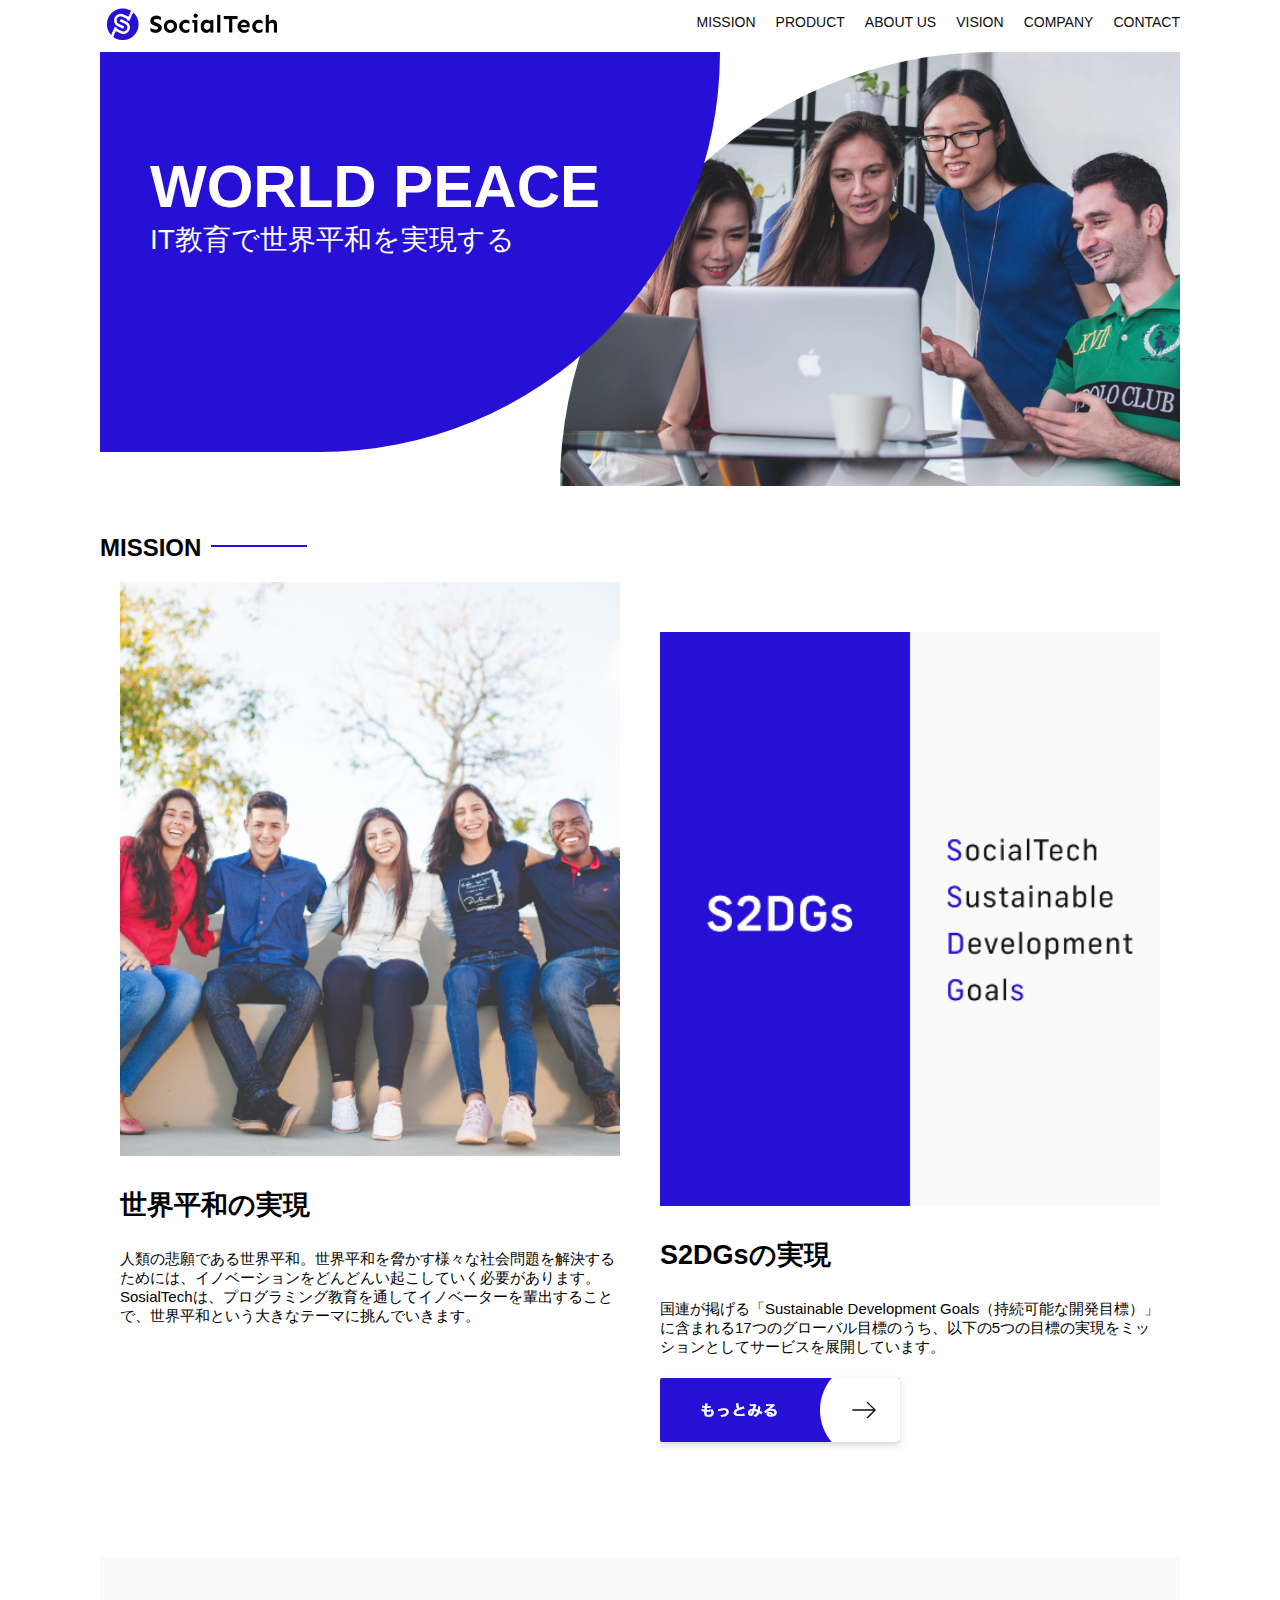
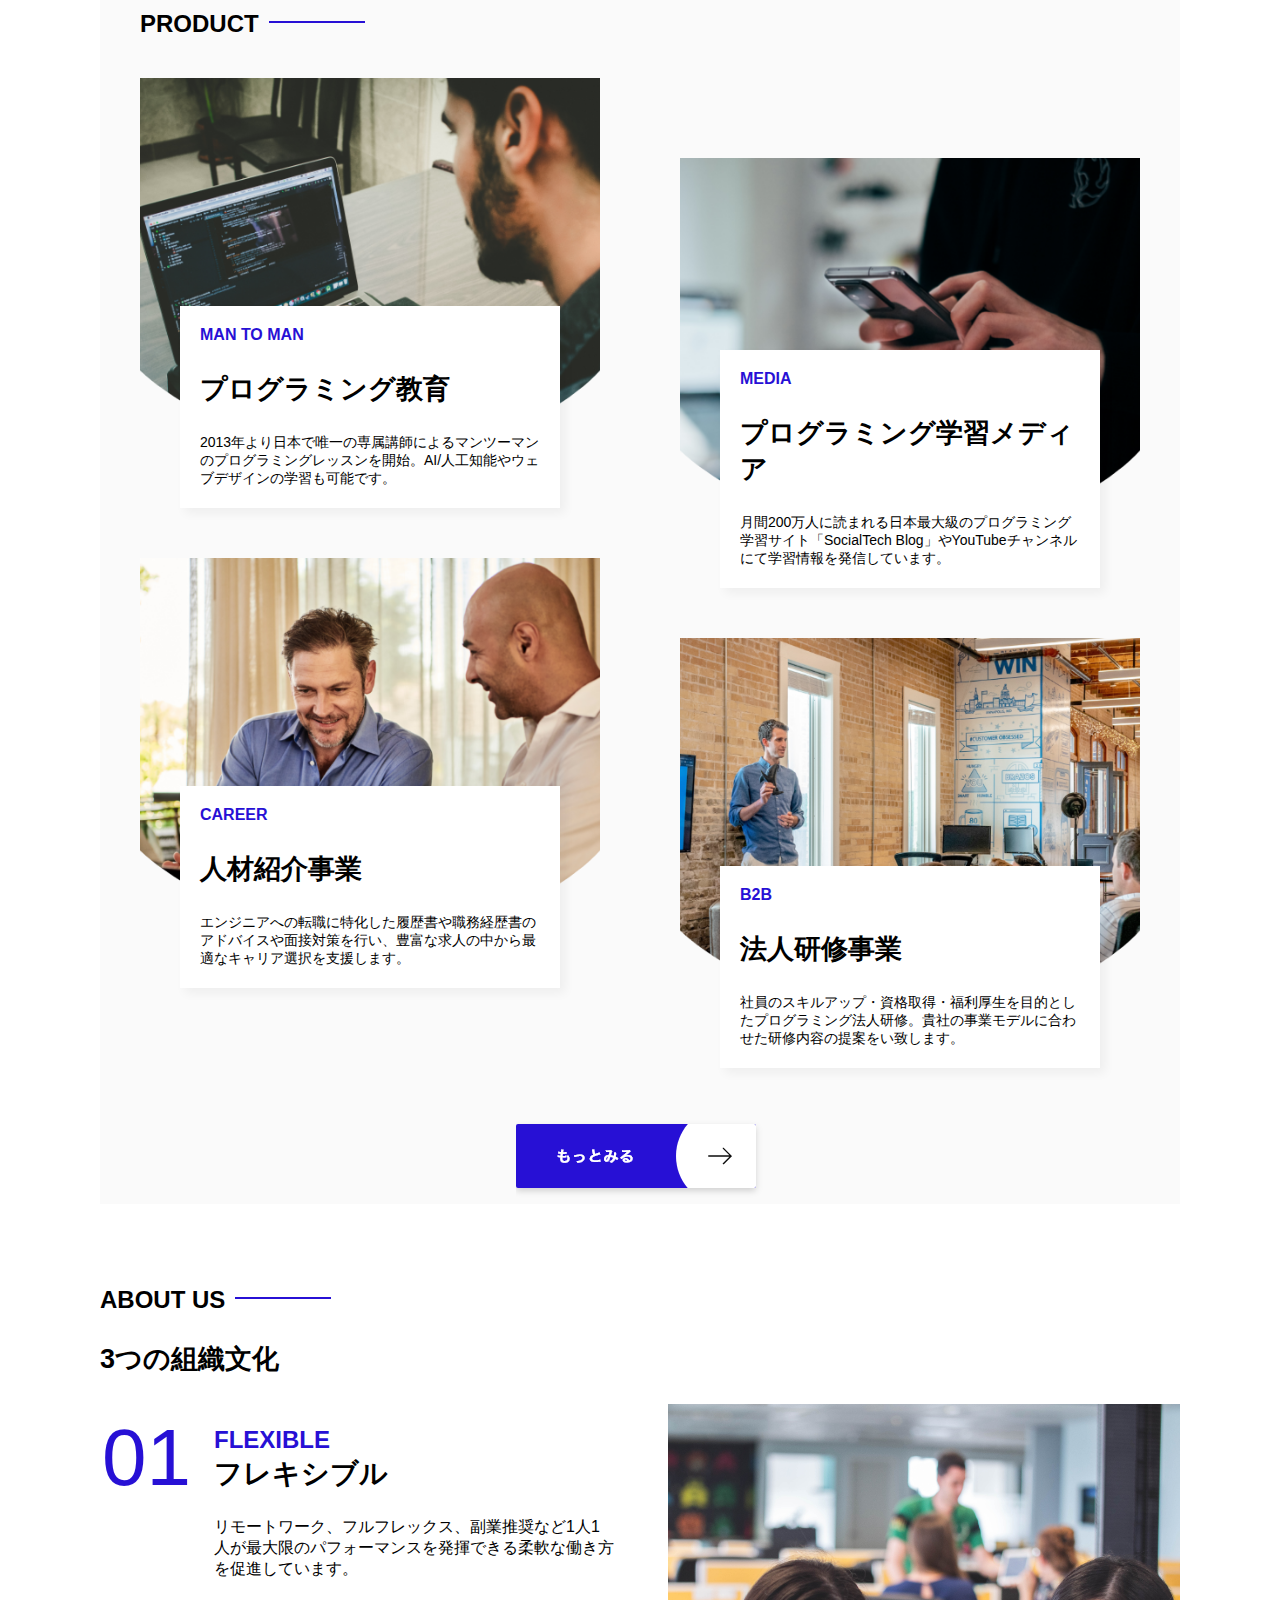
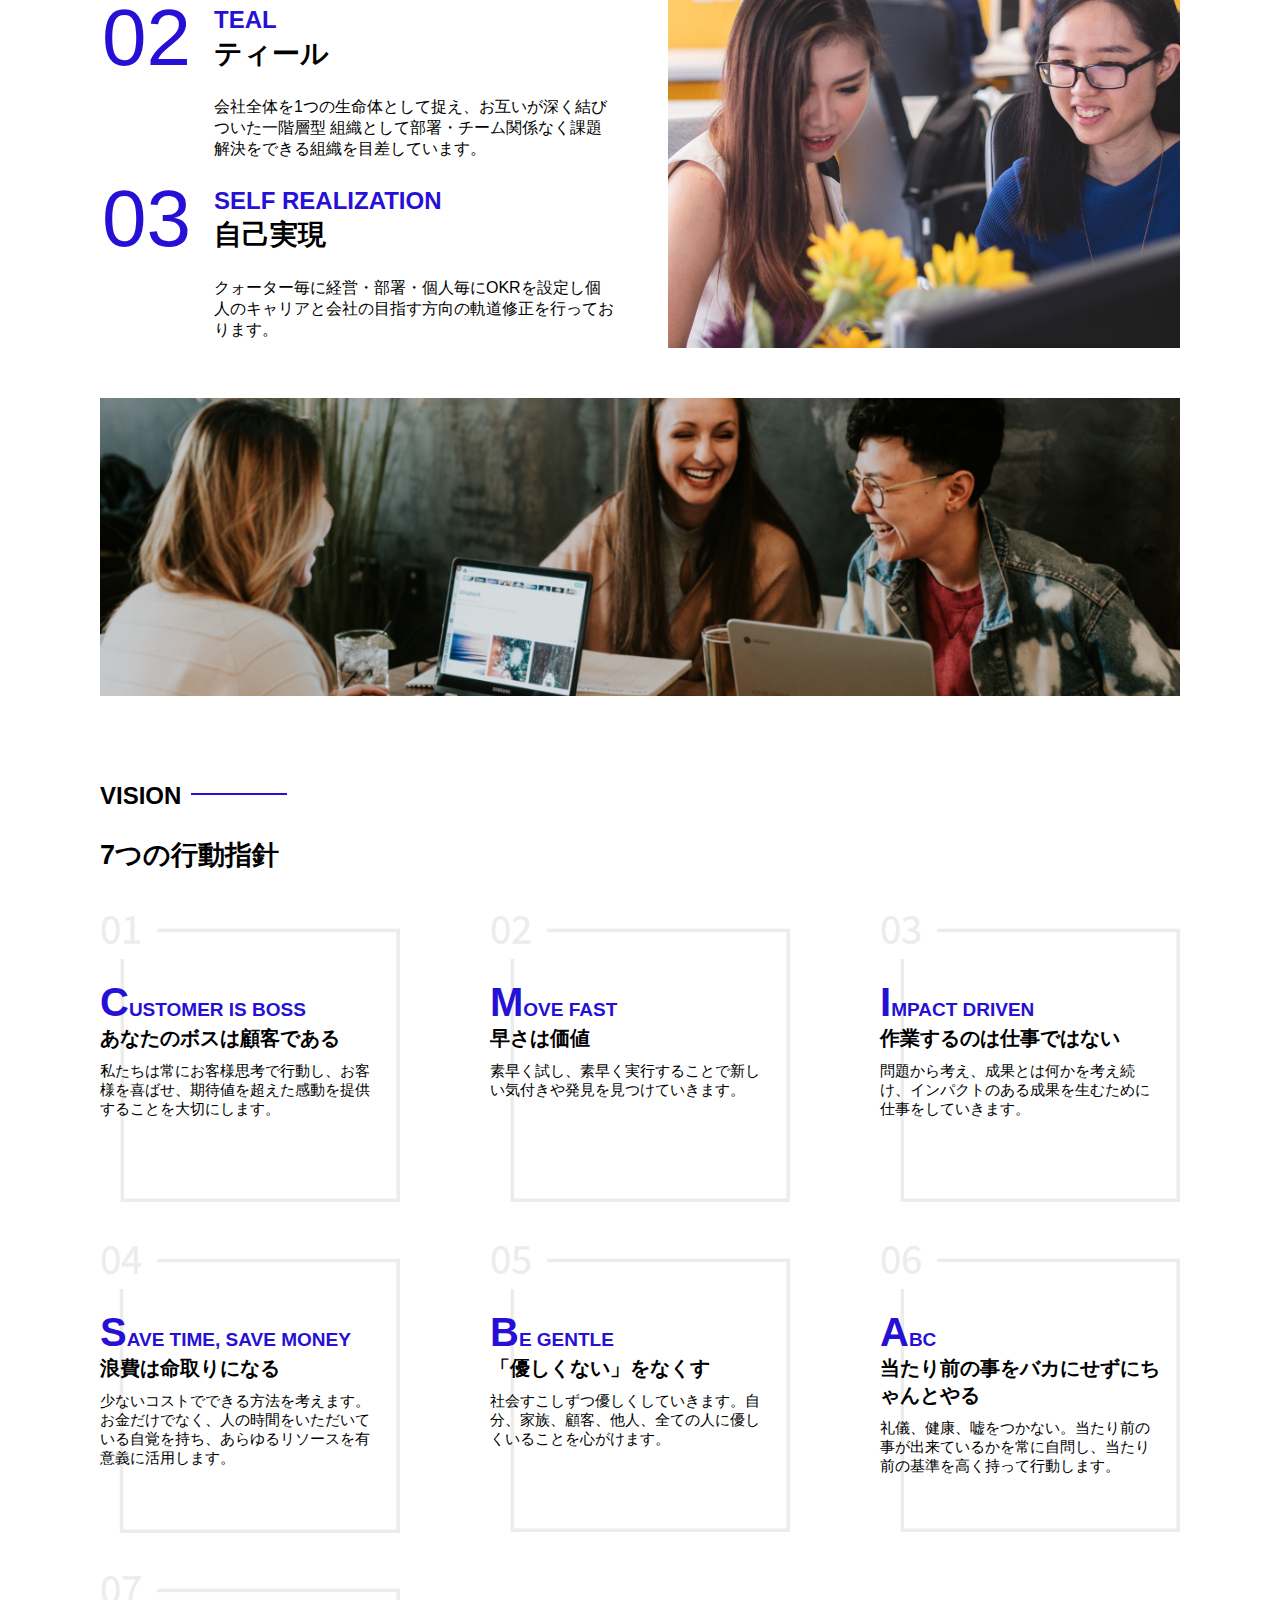
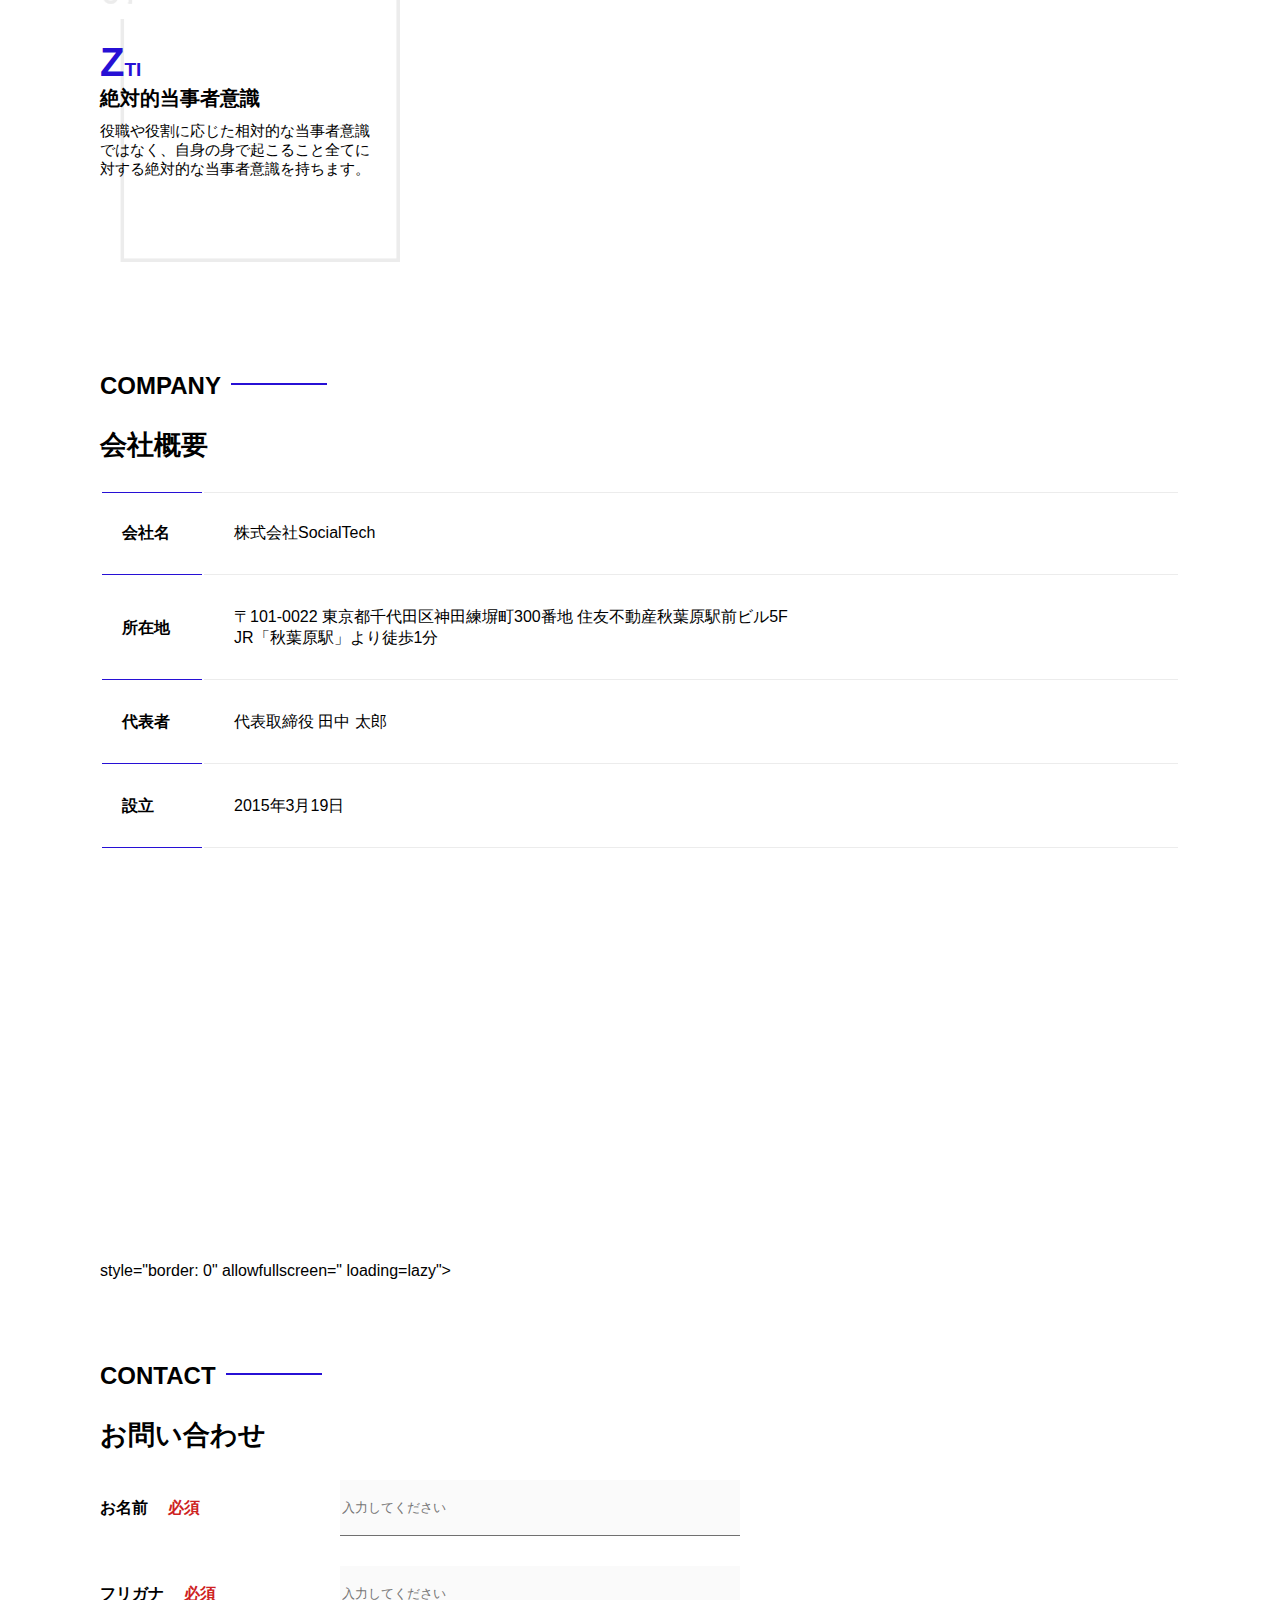
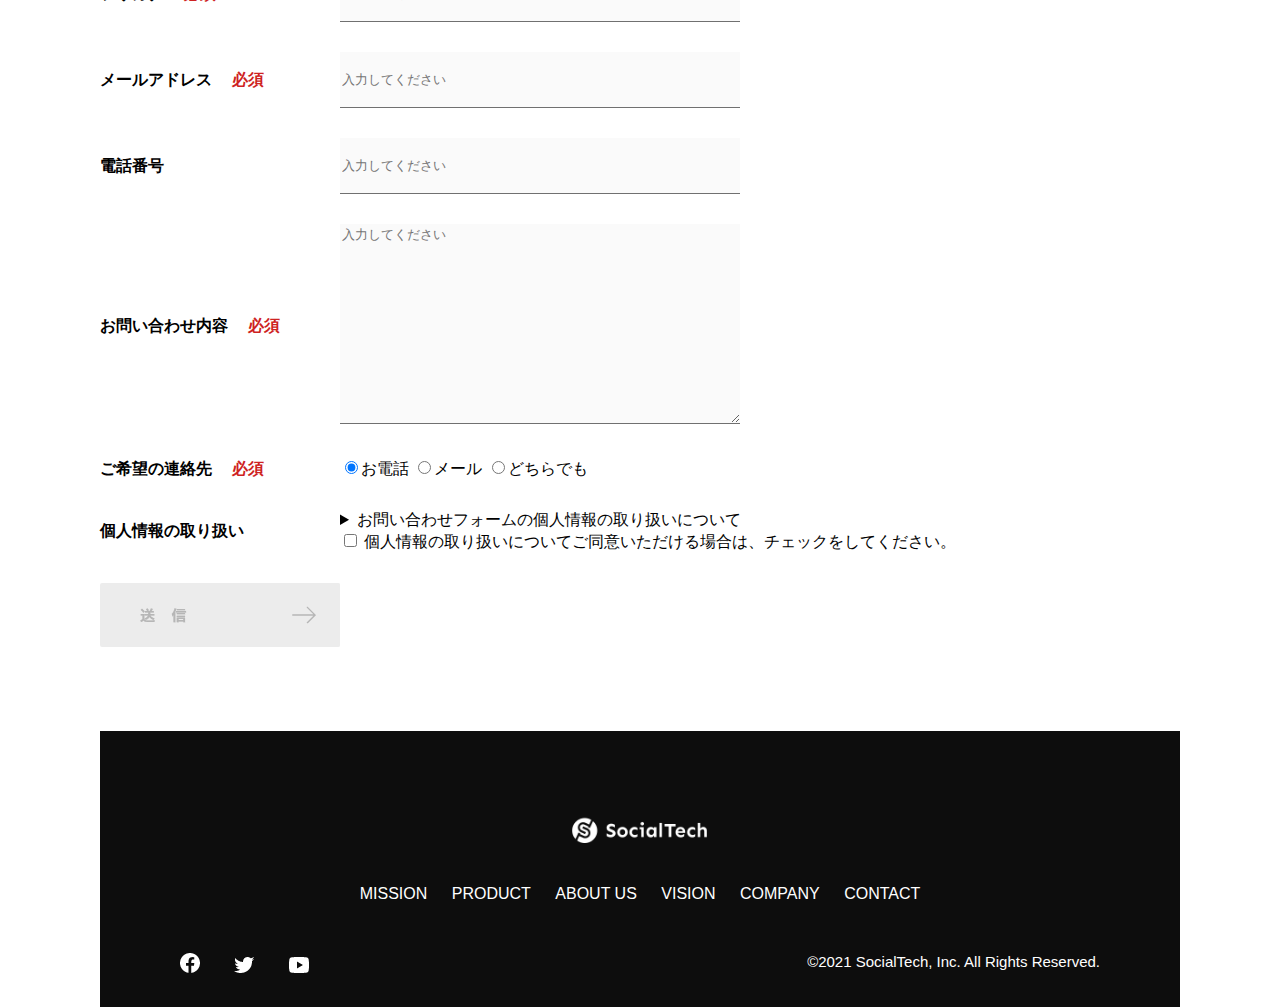
<file: index.html>
<!DOCTYPE html>
<html>
<head>
  <title>SocialTech</title>
  <meta charset="UTF-8">
  <meta name="description" content="SocialTechはEdTech業界のリーディングカンパニーを目指します。">
  <meta name="viewport" content="width=device-width, initial-scale=1.0">
  <link rel="stylesheet" href="style.css">
</head>
<body>
  <!-- ヘッダー -->
  <header>
    <!-- ロゴ -->
    <a href="index.html" id="logo"><img src="images/logo.png" alt="トップページに戻る"></a>

     <!-- PC用ナビゲーション -->
    <nav id="nav-pc">
       <ul>
        <li><a href="mission.html">MISSION</a></li>
        <li><a href="product.html">PRODUCT</a></li>
        <li><a href="index.html#aboutus">ABOUT US</a></li>
        <li><a href="index.html#vision">VISION</a></li>
        <li><a href="index.html#company">COMPANY</a></li>
        <li><a href="index.html#contact">CONTACT</a></li>
       </ul>
   </nav>
   <!-- スマホ用メニューボタン -->
    <button id="menu-sp" onclick="document.getElementById('nav-sp').style.display = 'block'">
        <img src="images/button-menu.png" alt="ナビゲーションを開く">
    </button>
   <!-- スマホ用ナビゲーション -->
    <div id="nav-sp">
         <button id="close" onclick="document.getElementById('nav-sp').style.display = 'none'">
          <img src="images/button-close.png" alt="ナビゲーションを閉じる">
         </button>
        
         <nav>
            <ul>
                <li>
                    <a id="logo-sp" href="index.html" onclick="document.getElementById('nav-sp').style.display = 'none'"><img src="images/logo-sp.png" alt="トップページに戻る"></a>
                </li>
                <li><a class="menu" href="mission.html" onclick="document.getElementById('nav-sp').style.display = 'none'">MISSION</a></li>
                <li><a class="menu" href="product.html" onclick="document.getElementById('nav-sp').style.display = 'none'">PRODUCT</a></li>
                <li><a class="menu" href="index.html#aboutus" onclick="document.getElementById('nav-sp').style.display = 'none'">ABOUT US</a></li>
                <li><a class="menu" href="index.html#vision" onclick="document.getElementById('nav-sp').style.display = 'none'">VISION</a></li> 
                <li><a class="menu" href="index.html#company" onclick="document.getElementById('nav-sp').style.display = 'none'">COMPANY</a></li>
                <li><a class="menu" href="index.html#contact" onclick="document.getElementById('nav-sp').style.display = 'none'">CONTACT</a></li>   
            </ul>
         </nav>
         <div id="sns">
             <a href="https://www.facebook.com/sejuku2013">
                <img src="images/button-facebook.png" alt="Facebookのリンク">
             </a>
             <a href="https://twitter.com/samuraijuku">
                <img src="images/button-twitter.png" alt="Twitterのリンク">
             </a>
             <a href="https://www.youtube.com/channel/UCCFOQO5aDK0xXam4cUQXT8g">
              <img src="images/button-youtube.png" alt="YouTubeのリンク">
              </a>
         </div>
    </div> 
  </header>
  <main>
    <article>
      <!-- メインビジュアル -->
       <section id="main-visual">
        <div id="main-message">
          <h1>WORLD PEACE</h1>
          <p>IT教育で世界平和を実現する</p>
        </div>
        <img src="images/index/index-main.png" alt="PCの周りに集まる多国籍の仲間たち">
       </section>
       <!--ミッション-->
       <section id="mission">
         <h2 class="index-h2">MISSION</h2>
        <div id="mission-flex"> 
           <div>
             <img id="mission-photo" src="images/index/index-mission.png" alt="屋外のベンチで写真を撮影する多国籍の仲間たち">
             <h3>世界平和の実現</h3>
             <p>
              人類の悲願である世界平和。世界平和を脅かす様々な社会問題を解決するためには、イノベーションをどんどんい起こしていく必要があります。SosialTechは、プログラミング教育を通してイノベーターを輩出することで、世界平和という大きなテーマに挑んでいきます。
             </p>
           </div>
           <div>
             <img id="s2dgs" src="images/index/s2dgs.png" alt="S2DGs">
             <h3>S2DGsの実現</h3>
             <p>国連が掲げる「Sustainable Development Goals（持続可能な開発目標）」に含まれる17つのグローバル目標のうち、以下の5つの目標の実現をミッションとしてサービスを展開しています。</p>
             <a href="mission.html">
             <img src="images/button-more.png" alt="もっとみる">
             </a>
           </div>
         </div>
       </section>
       <!-- プロダクト -->
       <section id="product">
         <h2 class="index-h2">PRODUCT</h2>
         <div class="product-flex">
           <div id="product-left">
               <div>
                 <img class="product-photo" src="images/index/index-mantoman.png" alt="PCでコードを書く男性">
                 <div class="product-explain">
                    <span>MAN TO MAN</span>
                    <h3>プログラミング教育</h3>
                    <p>2013年より日本で唯一の専属講師によるマンツーマンのプログラミングレッスンを開始。AI/人工知能やウェブデザインの学習も可能です。</p>
                 </div>
               </div>
               <div>
                 <img class="product-photo" src="images/index/index-career.png" alt="笑顔で話し合う2人の男性">
                 <div class="product-explain">
                   <span>CAREER</span>
                   <h3>人材紹介事業</h3>
                   <p>エンジニアへの転職に特化した履歴書や職務経歴書のアドバイスや面接対策を行い、豊富な求人の中から最適なキャリア選択を支援します。</p>
                 </div>
               </div>
             </div>
             <div id="product-right">
               <div>
                  <img class="product-photo" src="images/index/index-media.png" alt="スマートフォンを操作する人">
                 <div class="product-explain">
                   <span>MEDIA</span>
                   <h3>プログラミング学習メディア</h3>
                   <p>月間200万人に読まれる日本最大級のプログラミング学習サイト「SocialTech Blog」やYouTubeチャンネルにて学習情報を発信しています。</p>
                 </div>
               </div>
              <div>
                <img class="product-photo" src="images/index/index-b2b.png" alt="講演中の男性とそれを聴く人々">
                <div class="product-explain">
                  <span>B2B</span>
                  <h3>法人研修事業</h3>
                  <p>社員のスキルアップ・資格取得・福利厚生を目的としたプログラミング法人研修。貴社の事業モデルに合わせた研修内容の提案をい致します。</p>
                </div>
              </div>
          </div>
         </div> 
          <div id="product-more">
              <a href="product.html">
               <img src="images/button-more.png" alt="もっとみる">
              </a>
          </div>
       </section>
       <!-- ABOUT US -->
        <section id="aboutus">
          <h2 class="index-h2">ABOUT US</h2>
          <h3>3つの組織文化</h3>
          <div>
            <table class="culture-table">
              <tr>
                <td class="culture-num">01</td>
                <th><span class="culture-en">FLEXIBLE</span><br>フレキシブル</th>
               </tr>
               <tr>
                <td>
                  <!--空のセル-->
                </td>
                <td class="culture-description">リモートワーク、フルフレックス、副業推奨など1人1人が最大限のパフォーマンスを発揮できる柔軟な働き方を促進しています。</td>
               </tr>
               <tr>
                <td class="culture-num">02</td>
                <th><span class="culture-en">TEAL</span><br>ティール</th>
               </tr>
               <tr>
                <td>
                  <!--空のセル-->
                </td>
                <td class="culture-description">会社全体を1つの生命体として捉え、お互いが深く結びついた一階層型 組織として部署・チーム関係なく課題解決をできる組織を目差しています。</td>
               </tr>
               <tr>
                <td class="culture-num">03</td>
                <th><span class="culture-en">SELF REALIZATION</span><br>自己実現</th>
               </tr>
               <tr>
                <td>
                  <!--空のセル-->
                </td>
                <td class="culture-description">クォーター毎に経営・部署・個人毎にOKRを設定し個人のキャリアと会社の目指す方向の軌道修正を行っております。</td>
               </tr>
            </table>
            <img class="culture-img" src="images/index/index-aboutus1.png" alt="笑顔で話し合う2人の女性">
          </div>
           <img class="culture-img2" src="images/index/index-aboutus2.png" alt="笑顔で話し合う3人の男女">
        </section>
        <!-- VISION -->
         <section id="vision">
           <h2 class="index-h2">VISION</h2>
           <h3>7つの行動指針</h3>
           <div>
             <div class="vision-box">
                   <img src="images/index/vision-01.png" alt="01">
                <div>
                   <h4>CUSTOMER IS BOSS</h4>
                   <h5>あなたのボスは顧客である</h5>
                   <p>私たちは常にお客様思考で行動し、お客様を喜ばせ、期待値を超えた感動を提供することを大切にします。</p>
                </div> 
             </div>
             <div class="vision-box">
                  <img src="images/index/vision-02.png" alt="02">
                  <div>
                    <h4>MOVE FAST</h4>
                    <h5>早さは価値</h5>
                    <p>素早く試し、素早く実行することで新しい気付きや発見を見つけていきます。</p>
                  </div>
             </div>
             <div class="vision-box">
                  <img src="images/index/vision-03.png" alt="03">
                  <div>
                    <h4>IMPACT DRIVEN</h4>
                    <h5>作業するのは仕事ではない</h5>
                    <p>問題から考え、成果とは何かを考え続け、インパクトのある成果を生むために仕事をしていきます。</p>
                  </div>
             </div>
             <div class="vision-box">
                  <img src="images/index/vision-04.png" alt="04">
                  <div>
                    <h4>SAVE TIME, SAVE MONEY</h4>
                    <h5>浪費は命取りになる</h5>
                    <p>少ないコストでできる方法を考えます。お金だけでなく、人の時間をいただいている自覚を持ち、あらゆるリソースを有意義に活用します。</p>
                  </div>
             </div>
             <div class="vision-box">
                  <img src="images/index/vision-05.png" alt="05">
                  <div>
                    <h4>BE GENTLE</h4>
                    <h5>「優しくない」をなくす</h5>
                    <p>社会すこしずつ優しくしていきます。自分、家族、顧客、他人、全ての人に優しくいることを心がけます。</p>
                  </div>
             </div>
             <div class="vision-box">
                  <img src="images/index/vision-06.png" alt="06">
                  <div>
                    <h4>ABC</h4>
                    <h5>当たり前の事をバカにせずにちゃんとやる</h5>
                    <p>礼儀、健康、嘘をつかない。当たり前の事が出来ているかを常に自問し、当たり前の基準を高く持って行動します。</p>
                  </div>
             </div>
             <div class="vision-box">
                  <img src="images/index/vision-07.png" alt="07">
                  <div>
                    <h4>ZTI</h4>
                    <h5>絶対的当事者意識</h5>
                    <p>役職や役割に応じた相対的な当事者意識ではなく、自身の身で起こること全てに対する絶対的な当事者意識を持ちます。</p>
                  </div>
             </div>
           </div>
         </section>
      <!-- COMPANY -->
      <section id="company">
         <h2 class="index-h2">COMPANY</h2>
         <h3>会社概要</h3>
            <table id="company-table">
               <tr>
                  <th class="tableheader tableheader-first">会社名</th>
                  <td class="cell cell-first">株式会社SocialTech</td>
               </tr>
               <tr>
                  <th class="tableheader">所在地</th>
                  <td class="cell">〒101-0022 東京都千代田区神田練塀町300番地 住友不動産秋葉原駅前ビル5F<br>JR「秋葉原駅」より徒歩1分</td>
               </tr>
               <tr>
                  <th class="tableheader">代表者</th>
                  <td class="cell">代表取締役 田中 太郎</td>
               </tr>
               <tr>
                  <th class="tableheader">設立</th>
                  <td class="cell">2015年3月19日</td>
               </tr>
            </table>
<iframe
src="https://www.google.com/maps/embed?pb=!1m18!1m12!1m3!1d3240.068678116938!2d139.7720723101251!3d35.69992752883441!2m3!1f0!2f0!3f0!3m2!1i1024!2i768!4f13.1!3m3!1m2!1s0x60188fee13660e23%3A0x77137876edf742ac!2z5L2P5Y-L5LiN5YuV55Sj56eL6JGJ5Y6f6aeF5YmN44OT44Or!5e0!3m2!1sja!2sjp!4v1746391681709!5m2!1sja!2sjp" width="600" height="450" style="border:0;" allowfullscreen="" loading="lazy" referrerpolicy="no-referrer-when-downgrade"></iframe>
style="border: 0" allowfullscreen=" loading=lazy">
</iframe>          
  </section>
  <!-- お問い合わせフォーム -->
   <section id="contact">
      <h2 class="index-h2">CONTACT</h2>
      <h3>お問い合わせ</h3>
      <form>
         <div>
            <div class="contact-heading">
                <label class="contact-label">お名前<span class="contact-span">必須</span></label>
            </div>
            <div>
                <input type="text" name="name" placeholder="入力してください" class="contact-textbox">
            </div>
         </div>
         <div>
           <div class="contact-heading">
                <label class="contact-label">フリガナ<span class="contact-span">必須</span></label>
           </div>
           <div>
                <input type="text" name="hurigana" placeholder="入力してください" class="contact-textbox">
           </div>
         </div>
         <div>
          <div class="contact-heading">
               <label class="contact-label">メールアドレス<span class="contact-span">必須</span></label>
          </div>
          <div>
               <input type="text" name="email" placeholder="入力してください" class="contact-textbox">
          </div>
        </div>
        <div>
          <div class="contact-heading">
               <label class="contact-label">電話番号</label>
          </div>
          <div>
               <input type="text" name="tel" placeholder="入力してください" class="contact-textbox">
          </div>
        </div>
        <div>
            <div class="contact-heading">
              <label class="contact-label">お問い合わせ内容<span class="contact-span">必須</span></label>
            </div>
            <div>
              <textarea class="contact-textarea" placeholder="入力してください" name="message"></textarea>
            </div>
        </div>
        <div>
             <div class="contact-heading">
                <label class="contact-label">ご希望の連絡先<span class="contact-span">必須</span></label>
             </div>
             <div>
               <input class="radiobutton" type="radio" value="tel" name="contact" checked><label>お電話</label>
               <input class="radiobutton" type="radio" value="mail" name="contact"><label>メール</label>
               <input class="radiobutton" type="radio" value="both" name="contact"><label>どちらでも</label>
             </div>      
       </div>
          <div>
            <div class="contact-heading">
                <label class="contact-label">個人情報の取り扱い</label>
            </div>
            <div>
             <details>
               <summary>お問い合わせフォームの個人情報の取り扱いについて</summary>
               <div>
                <dl>
                   <dt>１．組織の名称又は氏名</dt>
                   <dd>株式会社SocialTech</dd>
                   <dt>２．個人情報保護管理者（若しくはその代理人）の氏名又は職名、所属及び連絡先</dt>
                   <dd>
                        <p>鈴木 一郎 コーポレート部</p>
                        <p>メールアドレス:samurai@example.com</p>
                        <p>TEL:03-1234-5678</p>
                   </dd>
                   <dt>３．個人情報の利用目的</dt>
                   <dd>
                     <ul>
                        <li>・本サービス及び本サービスに関連する情報の提供又はそれらに関する連絡のため</li>
                        <li>・ユーザーの本人確認のため</li>
                        <li>・当社サービスのご案内のため</li>
                        <li>・当社の商品等の広告または宣伝（電子メールによるものを含むものとします。）</li>
                     </ul>
                   </dd>
                   <dt>４．個人情報の取り扱い業務の委託</dt>
                   <dd>個人情報の取扱業務の全部または一部を外部に業務委託する場合があります。その際、弊社は、個人情報を適切に保護できる管理体制を敷き実行していることを条件として委託先を厳選したうえで、機密保持契約を委託先と締結し、お客様の個人情報を厳密に管理させます。</dd>
                   <dt>５．個人情報の開示等の請求</dt>
                   <dd>
                    お客様は、弊社に対してご自身の個人情報の開示等（利用目的の通知、開示、内容の訂正・追加・削除、利用の停止または消去、第三者への提供の停止）に関して、当社問合わせ窓口に申し出ることができます。<br>
                    その際、弊社はお客様ご本人を確認させていただいたうえで、合理的な期間内に対応いたします。<br>
                    なお、個人情報に関する弊社問合わせ先は、次の通りです。
                   </dd>
                   <dd>
                       <p>株式会社SocialTech　個人情報問合せ窓口</p>
                       <p>〒150-0043　東京都千代田区神田練塀町300番地 住友不動産秋葉原駅前ビル5F</p>
                       <p>メールアドレス：samurai@example.com　TEL：03-1234-5678</p>
                   </dd>

                   <dt>６．個人情報を提供されることの任意性について</dt>
                    <dd>お客様がご自身の個人情報を弊社に提供されるか否かは、お客様のご判断によりますが、もしご提供されない場合には、適切なサービスが提供できない場合がありますので予めご了承ください。</dd>
                  </dl>
               </div>
             </details>
             <input type="checkbox" name="agree">
             <span>個人情報の取り扱いについてご同意いただける場合は、チェックをしてください。</span>
           </div>
         </div>
       <input type="image" src="images/button-submit.png" alt="送信する">
      </form>
   </section>
    </article>
  </main>

 <footer>
    <div id="footer-logo">
        <img src="images/logo-sp.png" alt="SocialTech">
    </div>
    <div id="footer-link">
        <a href="mission.html">MISSION</a>
        <a href="product.html">PRODUCT</a>
        <a href="index.html#aboutus">ABOUT US</a>
        <a href="index.html#vision">VISION</a>
        <a href="index.html#company">COMPANY</a>
        <a href="index.html#contact">CONTACT</a>
    </div>
    <div id="sns-footer">
       <div class="sns-btns">
           <a href="https://www.facebook.com/sejuku2013"><img src="images/button-facebook.png" alt="Facebookのリンク"></a>
           <a href="https://twitter.com/samuraijuku"><img src="images/button-twitter.png" alt="Twitterのリンク"></a>
           <a href="https://www.youtube.com/channel/UCCFOQO5aDK0xXam4cUQXT8g"><img src="images/button-youtube.png" alt="YouTubeのリンク"></a>
       </div>
       <p id="copyright">&copy;2021 SocialTech, Inc. All Rights Reserved.</p>
    </div>
 </footer>


</body>
</html>
</file>
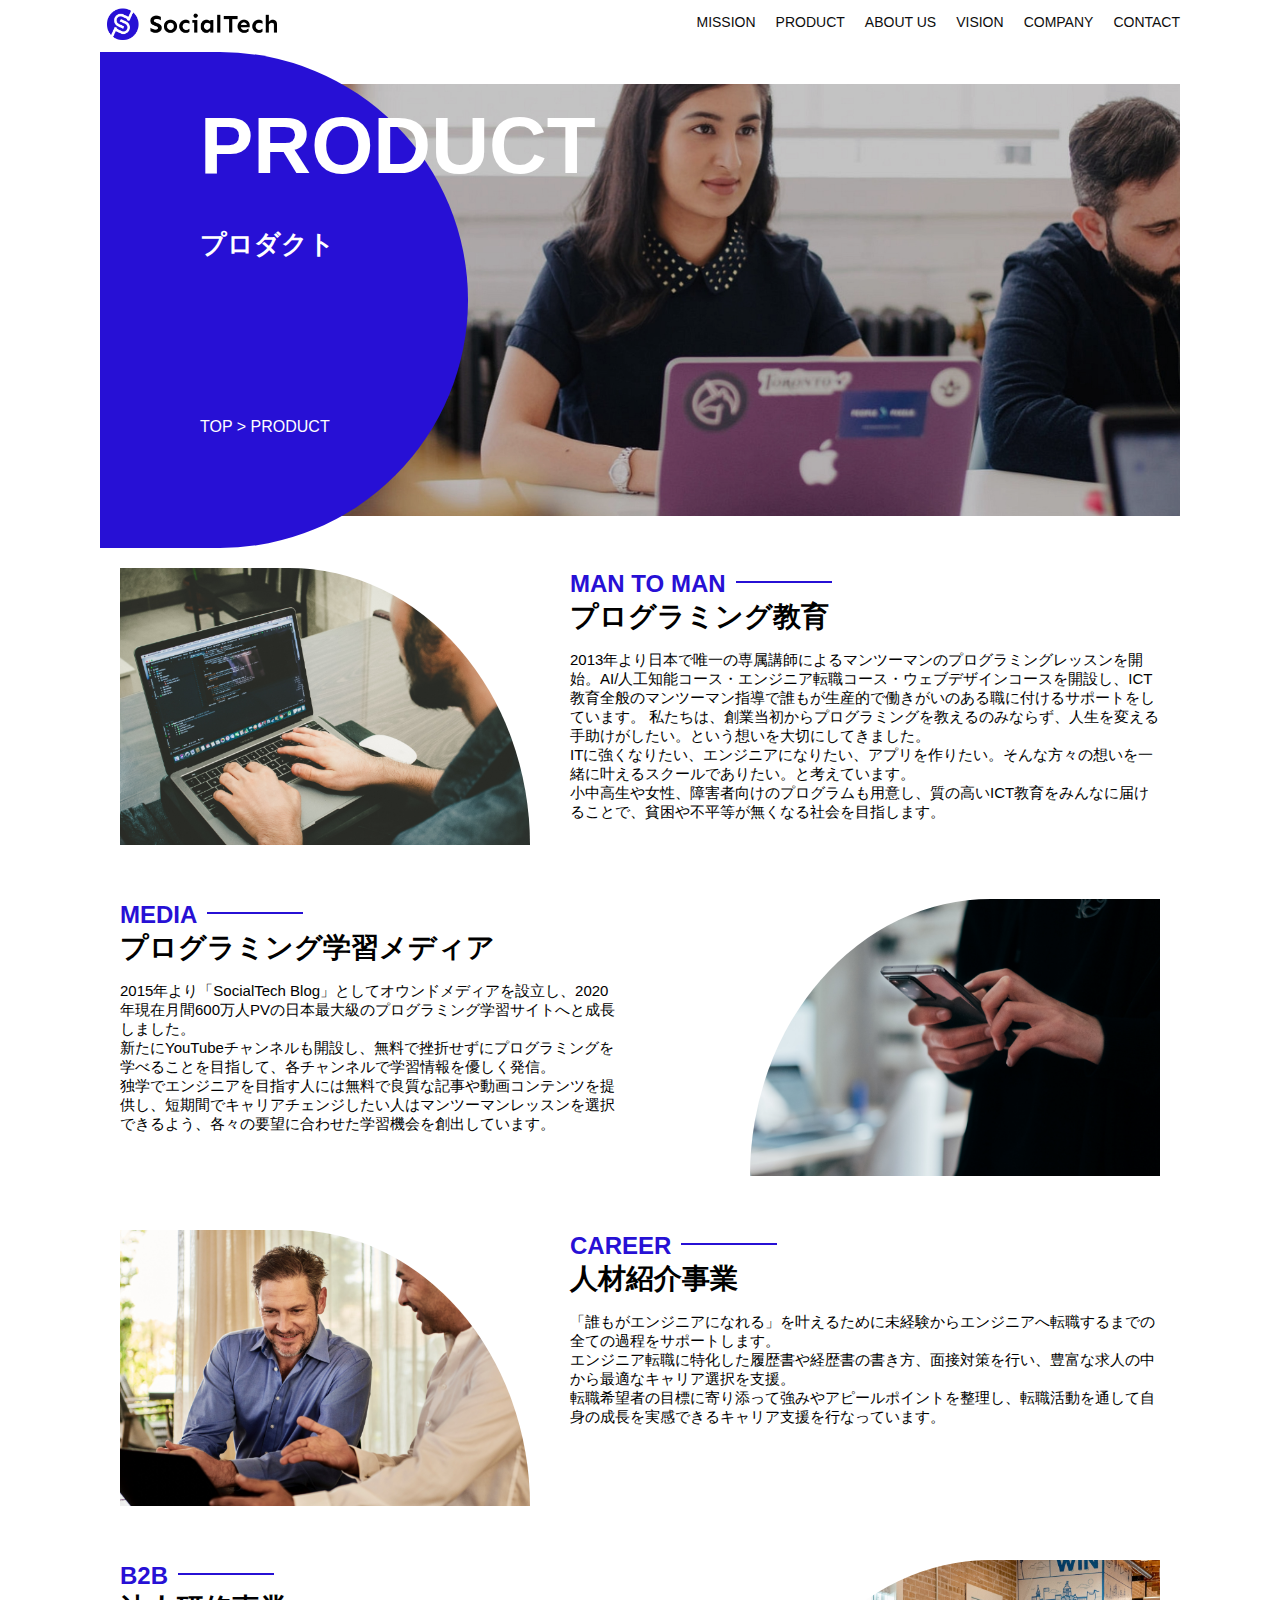
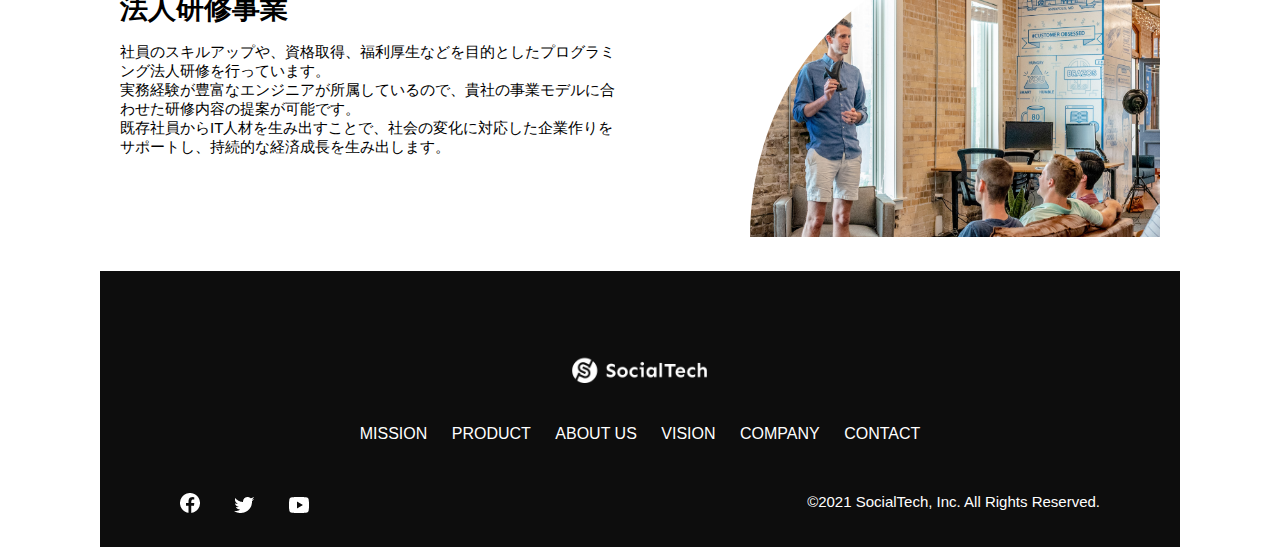
<file: product.html>
<!DOCTYPE html>
<html>
   <head>
     <title>SocialTech -PRODUCT プロダクト-</title>
     <meta charset="utf-8">
     <meta name="description" content="SocialTechの4つのプロダクトを紹介します">
     <meta name="viewport" content="width=device-width, initial-scale=1.0">
     <link rel="stylesheet" href="style.css">
   </head>  


   <body>
      <!-- ヘッダー -->
      <header>
      <!-- ロゴ -->
        <a href="index.html" id="logo">
           <img src="images/logo.png" alt="トップページに戻る">
        </a>  

        <!-- PC用ナビゲーション -->
        <nav id="nav-pc">
          <ul>
            <li><a href="mission.html">MISSION</a></li>
            <li><a href="product.html">PRODUCT</a></li>
            <li><a href="index.html#aboutus">ABOUT US</a></li>
            <li><a href="index.html#vision">VISION</a></li>
            <li><a href="index.html#company">COMPANY</a></li>
            <li><a href="index.html#contact">CONTACT</a></li>
          </ul>
        </nav>

        <!-- スマホ用メニューボタン -->
         <button id="menu-sp" onclick="document.getElementById('nav-sp').style.display = 'block'">
            <img src="images/button-menu.png" alt="ナビゲーションを開く">
         </button>
 
         <!-- スマホ用ナビゲーション -->
          <div id="nav-sp">
             <button id="close" onclick="document.getElementById('nav-sp').style.display = 'none'">
                <img src="images/button-close.png" alt="ナビゲーションを閉じる">
             </button>

             <nav>
                <ul>
                    <li>
                        <a id="logo-sp" href="index.html" onclick="document.getElementById('nav-sp').style.display = 'none'"><img src="images/logo-sp.png" alt="トップページに戻る"></a>
                    </li>
                    <li><a class="menu" href="mission.html" onclick="document.getElementById('nav-sp').style.display = 'none'">MISSION</a></li>
                    <li><a class="menu" href="product.html" onclick="document.getElementById('nav-sp').style.display = 'none'">PRODUCT</a></li>
                    <li><a class="menu" href="index.html#aboutus" onclick="document.getElementById('nav-sp').style.display = 'none'">ABOUT US</a></li>
                    <li><a class="menu" href="index.html#vision" onclick="document.getElementById('nav-sp').style.display = 'none'">VISION</a></li>
                    <li><a class="menu" href="index.html#company" onclick="document.getElementById('nav-sp').style.display = 'none'">COMPANY</a></li>
                    <li><a class="menu" href="index.html#contact" onclick="document.getElementById('nav-sp').style.display = 'none'">CONTACT</a></li>
                </ul>
             </nav>
             <div id="sns">
                <a href="https://www.facebook.com/sejuku2013">
                   <img src="images/button-facebook.png" alt="Facebookのリンク">
                </a>
                <a href="https://twitter.com/samuraijuku">
                   <img src="images/button-twitter.png" alt="Twitterのリンク">
                </a>
                <a href="https://www.youtube.com/channel/UCCFOQO5aDK0xXam4cUQXT8g">
                   <img src="images/button-youtube.png" alt="YouTubeのリンク">
                </a>
              </div>
           </div>
      </header>

      <main>
         <article>
            <section id="product-main">
               <div class="product-main-inner">
                  <div id="product-title">
                    <h1>PRODUCT<br><span>プロダクト</span></h1>
                    <p>TOP > PRODUCT</p>
                  </div>                  
               </div>
            </section>

            <section class="product-section product-section-left">
              <div class="product-section-img">
                  <img src="images/product/product-mantoman.png" alt="PCでコードを書く男性">
              </div>
              <div class="product-read">
                  <h2 class="product-h2">MAN TO MAN</h2>
                  <h3 class="product-h3">プログラミング教育</h3>
                  <p>
                    2013年より日本で唯一の専属講師によるマンツーマンのプログラミングレッスンを開始。AI/人工知能コース・エンジニア転職コース・ウェブデザインコースを開設し、ICT教育全般のマンツーマン指導で誰もが生産的で働きがいのある職に付けるサポートをしています。 私たちは、創業当初からプログラミングを教えるのみならず、人生を変える手助けがしたい。という想いを大切にしてきました。<br>ITに強くなりたい、エンジニアになりたい、アプリを作りたい。そんな方々の想いを一緒に叶えるスクールでありたい。と考えています。<br>小中高生や女性、障害者向けのプログラムも用意し、質の高いICT教育をみんなに届けることで、貧困や不平等が無くなる社会を目指します。
                  </p>
              </div>
            </section>
              
            <section class="product-section product-section-right">
               <div class="product-read">
                  <h2 class="product-h2">MEDIA</h2>
                  <h3 class="product-h3">プログラミング学習メディア</h3>
                  <p>2015年より「SocialTech Blog」としてオウンドメディアを設立し、2020年現在月間600万人PVの日本最大級のプログラミング学習サイトへと成長しました。<br>新たにYouTubeチャンネルも開設し、無料で挫折せずにプログラミングを学べることを目指して、各チャンネルで学習情報を優しく発信。<br>独学でエンジニアを目指す人には無料で良質な記事や動画コンテンツを提供し、短期間でキャリアチェンジしたい人はマンツーマンレッスンを選択できるよう、各々の要望に合わせた学習機会を創出しています。</p>
               </div>
               <div class="product-section-img">
                   <img src="images/product/product-media.png" alt="スマートフォンを操作する人">
               </div>
             </section>

             <section class="product-section product-section-left">
                <div class="product-section-img">
                   <img src="images/product/product-career.png" alt="笑顔で話し合う2人の男性">
                </div>
                <div class="product-read">
                   <h2 class="product-h2">CAREER</h2>
                   <h3 class="product-h3">人材紹介事業</h3>
                   <p>「誰もがエンジニアになれる」を叶えるために未経験からエンジニアへ転職するまでの全ての過程をサポートします。<br>エンジニア転職に特化した履歴書や経歴書の書き方、面接対策を行い、豊富な求人の中から最適なキャリア選択を支援。<br>転職希望者の目標に寄り添って強みやアピールポイントを整理し、転職活動を通して自身の成長を実感できるキャリア支援を行なっています。<br></p>      
                </div>
             </section>

            <section class="product-section product-section-right">
              <div class="product-read">
                 <h2 class="product-h2">B2B</h2>
                 <h3 class="product-h3">法人研修事業</h3>
                 <p> 社員のスキルアップや、資格取得、福利厚生などを目的としたプログラミング法人研修を行っています。<br>実務経験が豊富なエンジニアが所属しているので、貴社の事業モデルに合わせた研修内容の提案が可能です。<br>既存社員からIT人材を生み出すことで、社会の変化に対応した企業作りをサポートし、持続的な経済成長を生み出します。</p>
              </div>
              <div class="product-section-img">
                  <img src="images/product/product-b2b.png" alt="講演中の男性とそれを聴く人々">
              </div>
            </section>


         </article>
      </main>

      <footer>
         <div id="footer-logo">
           <img src="images/logo-sp.png" alt="SocialTech">
         </div>
         <div id="footer-link">
            <a href="mission.html">MISSION</a>
            <a href="product.html">PRODUCT</a>
            <a href="index.html#aboutus">ABOUT US</a>
            <a href="index.html#vision">VISION</a>
            <a href="index.html#company">COMPANY</a>
            <a href="index.html#contact">CONTACT</a>
         </div>
         <div id="sns-footer">
            <div class="sns-btns">
                <a href="https://www.facebook.com/sejuku2013"><img src="images/button-facebook.png" alt="Facebookのリンク"></a>
                <a href="https://twitter.com/samuraijuku"><img src="images/button-twitter.png" alt="Twitterのリンク"></a>
                <a href="https://www.youtube.com/channel/UCCFOQO5aDK0xXam4cUQXT8g"><img src="images/button-youtube.png" alt="YouTubeのリンク"></a>
            </div>
            <p id="copyright">&copy;2021 SocialTech, Inc. All Rights Reserved.</p>
         </div>
      </footer>

 </body>
 </html>
</file>
<file: style.css>
/* PC、スマホ共通スタイル */
* {
  box-sizing: border-box;
}

p {
  font-size: 15px;
}

body {
  max-width: 1080px;

  margin: 0 auto 0 auto;
   font-family: "Source Sans Pro", "Hiragino Kaku Gothic ProN", Meiryo, Arial, sans-serif;
}

/* ヘッダー */
header {
  display: flex;
  justify-content: space-between;
  } 
  
   /* ナビゲーションのレイアウト */
   #nav-pc {
     font-size: 14px;
   }
   
   #nav-pc ul {
     display: flex;
     padding-left: 0;
   }
   
   #nav-pc li {
     list-style: none;
   }
   
   /* ナビゲーションのリンクの装飾設定 */
   #nav-pc a {
     text-decoration: none;
     margin-left: 20px;
     color: #0d0d0d;
   }
   
   #nav-pc a:hover {
     text-decoration: underline;
   }

   /* スマホ用ナビを非表示 */
   #nav-sp,
   #menu-sp {
    display: none;
   }

   /* メインビジュアル */
   #main-visual {
    position: relative;
    height: 400px;
   }

   #main-message {
    position: absolute;
    top: 0;
    left: 0;
    background-color: #2710d5;
    color: #ffffff;
    border-radius: 0 0 476px 0;
    max-width: 620px;
    height: 100%;
    width: 100%;
    z-index: 11;
   }

   #main-message h1 {
    font-size: 60px;
    margin: 100px 0 0 50px;
   }

   #main-message > p {
    font-size: 28px;
    margin: 0 0 0 50px;
   }

   #main-visual > img {
    max-width: 620px;
    border-radius: 476px 0 0 0;
    position: absolute;
    top: 0;
    right: 0;
    z-index: 10;
  }

  /* 見出し */ 
  h2 {
    margin: 40px 0 0 0;
  }
  
  h2::after {
    content: url("images/line.png");
    margin-left: 10px;
  }

  h3 {
    font-size: 27px;
  }

  /* ミッション */
  #mission {
    margin: 80px auto 80px auto;
  }

  #mission-flex {
    display: flex;
  }

  #mission-flex > div {
    width: 50%;
    margin: 20px;
  }

  #mission-photo {
    width: 100%;
  }

  #s2dgs {
    margin-top: 50px;
    width: 100%;
  }

  /* プロダクト　*/
  #product {
    background-color: #fafafa;
    margin: 80px 0 80px 0;
    padding: 10px 40px 0px 40px;
  }

  /* 外枠 */
   #product .product-flex {
    margin-top: 40px;
    display: flex;
  }

  /* 左のカラム */
  #product-left {
    width: 50%;
    margin-right: 20px;
  }

  /* 右のカラム */
  #product-right {
    width: 50%;
    margin-left: 20px;
    margin-top: 80px;
  }

  /* 画像＋説明の枠 */
  #product-left > div {
    position: relative;
    height: 480px;
    margin-right: 20px;
  }
  
  #product-right > div {
    position: relative;
    height: 480px;
    margin-left: 20px;
  }

  /* 画像 */
  .product-photo {
    width: 100%;
  }

  /* 説明文の枠 */
  .product-explain {
    background-color: #ffffff;
    position: absolute;
    left: 0;
    bottom: 50px;
    margin: 0 40px 0 40px;
    padding: 20px;
    box-shadow: 5px 5px 10px rgba(0, 0, 0, 0.05);
  }

  /* 説明文の英語 */
  .product-explain > span {
    color: #2710d5;
    font-weight: bold;
    font-size: 16px;
    margin: 0px;
  }

  /* 説明文の見出し */ 
  .product-explain > p {
    font-size: 14px;
    margin: 0;
  }

  /* もっとみるボタン */
  #product-more {
    text-align: center;
    bottom: -42px;
  }

  /* ABOUT US */ 
      #aboutus {
      margin: 80px auto 80px auto;
   }
    
  /* 3つの組織文化と画像を入れる枠 */
     #aboutus > div {
     display: flex
    }

  /* 画像 */
  .culture-img {
    width: 50%;
    align-self: flex-start;
  }

  .culture-img2 {
    margin-top: 50px;
    width: 100%;
  }

  /* 3つの組織文化の表 */
  .culture-table {
    margin-right: 50px;
  }

  /* 番号 */
  .culture-num {
    font-size: 80px;
    color: #2710d5;
    padding: 0 20px 0 0;
  }

  /* 見出し */
  .culture-table th {
    text-align: left;
    font-size: 28px;
    font-weight: bold;
  }

  /* 組織文化英語 */
  .culture-en {
    color: #2710d5;
    font-size: 24px;
  }

  /* 説明文 */
  .culture-description {
    margin: 0;
  }

  /* ビジョン */
  #vision {
    margin: 80px auto 80px auto;
  }

  /* セクション内の外枠 */
  #vision > div {
    display: flex;
    justify-content: space-between;
    flex-wrap: wrap;
  }

  /* 7つの行動指針の枠 */ 
  .vision-box {
    width: 300px;
    height: 300px;
    margin-bottom: 30px;
    position: relative;
  }

  /* 画像 */
 .vision-box > img {
    width: 100%;
    position: relative;
    z-index: 30;
  }

  /* 見出しと説明文のグループ */
  .vision-box > div {
    position: absolute;
    top: 0;
    left: 0;
    z-index: 31;
    margin-right: 20px;
  }

  /* 英語の見出し */
  .vision-box > div > h4 {
    color: #2710d5;
    font-size: 19px;
    margin: 80px 0 0 0;
  }

  /* h4の1文字め */
  .vision-box > div > h4::first-letter {
    font-size: 40px;
  }
 
  /* 日本語の見出し */
  .vision-box > div > h5 {
    font-size: 20px;
    margin: 0 0 0 0;
  }

  /* 説明文 */
  .vision-box > div > p {
    margin: 10px 0 0 0;
  }

  /* 会社概要 */
  #company {
    margin: 80px auto 80px auto;
 } 

 /* 表全体 */
  #company-table {
    width: 100%;
  }

  /* 2行目以降の見出し */
  .tableheader {
    text-align: left;
    padding: 20px;
    border-bottom-color: #2710d5;
    border-bottom-width: 1px;
    border-bottom-style: solid;
    width: 100px;
  }

  /* 1行目の見出し */
  .tableheader-first {
    border-top-color: #2710d5;
    border-top-width: 1px;
    border-top-style: solid;
  }

  /* セル */
  .cell {
    padding: 30px;
    border-bottom-color: #ececec;
    border-bottom-width: 1px;
    border-bottom-style: solid;
  }

  /* 1行めのセル */
  .cell-first {
    border-top-color: #ececec;
    border-top-width: 1px;
    border-top-style: solid;
  }

  /* 地図サイズ */
  #company > iframe {
    width: 100%;
    height: 368px;
    margin-top: 40px;
  }

  /* お問い合わせ */
  #contact {
    margin: 80px auto 80px auto;
  }

  /* 外枠 */ 
  #contact > form > div {
    display: flex;
    flex-direction: row;
    flex-wrap: wrap;
    padding-bottom: 30px;
  }

  /* 左列の見出し */
  .contact-heading {
    width: 240px;
    align-self: center;
  }

 /* 見出しのラベル */
 .contact-label {
  font-weight: bold;
 }

 /* 必須 */
 .contact-span {
  color: #ce2222;
  margin: 0 0 0 20px;
  font-weight: bold;
 }

 /* テキストボックス */
 .contact-textbox {
  border-top: 0;
  border-left: 0;
  border-right: 0;
  border-bottom-width: 1px;
  border-bottom-color: #707070;
  border-bottom-style: solid;
  background-color: #fafafa;
  width: 400px;
  height: 56px;
 }

 /* お問い合わせ内容のテキストエリア */
 .contact-textarea {
  border-top: 0px;
  border-left: 0px;
  border-right: 0px;
  border-bottom-width: 1px;
  border-bottom-color: #707070;
  background-color: #fafafa;
  width: 400px;
  height: 200px;
 }

 /* 個人情報の取り扱い */
  #contact dt {
  font-weight: bold;
  }

  /* 各項目の説明 */
  #contact dd {
    margin: 0 0 16px 0;
  }

  /* 説明内の段落 */
  #contact dd p {
    margin: 0;
  }

  /* 説明内のリスト */
  #contact dd ul {
    padding-left: 0;
  }

  /* リストの項目 */
  #contact dd li {
    margin-bottom: 0;
    list-style: none;
  }

  /* フッター要素 */
  footer {
    background-color: #0d0d0d;
    text-align: center;
    padding: 80px 80px 30px 80px;
  }

  /* ロゴを囲むdiv要素*/
  #footer-logo{
    margin-bottom: 30px;
  }

  /* ハイパーリンクをグループ化するdiv要素 */
  #footer-link {
    margin-bottom: 50px;
  }

  /* ハイパーリンク　*/
  #footer-link > a {
    text-decoration: none;
    margin: 10px;
    color: #ffffff;
  }

  /* ハイパーリンクの擬似クラス */
  #footer-link > a:hover {
    text-decoration: underline;
  }

  /* SNSボタンをグループ化するdiv要素 */
  #sns-footer{
    display: flex;
    justify-content: space-between;
    text-align: left;
  }

  /* SNSボタンのハイパーリンク */
  #sns-footer a {
    margin-right: 30px;
  }

  /* コピーライト */
  #copyright {
    color: #ffffff;
    margin: 0;
  }

  /* mission.html用のスタイル */
  /* ミッションのメインビジュアル */
  .mission-main-inner {
   background-image: url("images/mission/mission-main.png");
   background-repeat: no-repeat;
   background-position-y: center;
  }

  #mission-title {
    background-color: #2710d5;
    width: 368px;
    color: #ffffff;
    height: 496px;
    border-radius: 0 248px 248px 0;
    position: relative;
  }
 
  #mission-title h1 {
    position: absolute;
    top: 0;
    left: 100px;
    font-size: 80px;
    line-height: 1;
  }

  /* カタカナの見出し */
  #mission-title h1 span {
    font-size: 26px;
  }

  /* パンくずリスト */
  #mission-title > p {
    position: absolute;
    top: 350px;
    left: 100px;
    font-size: 16px;
  }

  /* ミッションページ　S2DGSの設定 */
  #mission-s2dgs {
    padding: 20px;
  }

  .mission-h2 {
    color: #2710d5;
    font-size: 40px;
  }

  .mission-h2::after {
    content: none;
  }

  /* ミッションページ　5つのゴールの設定 */
  #mission-five-goals {
    padding: 20px;
    display: flex;
  }

  #mission-five-goals .five-goals-image {
    width: 30%;
    padding: 20px;
  }

  #mission-five-goals .five-goals-image img {
    width: 100%;
  }

  #mission-five-goals .five-goals-read {
    width: 70%;
    padding: 20px;
  }

  #mission-five-goals .five-goals-read > div {
    margin-bottom: 40px;
  }

  .fivegoals-image-right {
    float: right;
    margin: 20px;
  }

  .fivegoals-image-left {
    float: left;
    margin: 20px;
  }

  .fivegoals-number {
    color: #2710d5;
    font-size: 48px;
    font-weight: bold;
    margin: 0;
  }

  .fivegoals-h3 {
    font-size: 28px;
    margin: 0;
  }

  .fivegoals-p {
    margin: 0;
  }

/* プロダクトページ */
.product-main-inner {
  background-image: url("images/product/product-main.png");
  background-repeat: no-repeat;
  background-position-y: center;
}

#product-title {
  background-color: #2710d5;
  width: 368px;
  color: #ffffff;
  height: 496px;
  border-radius: 0 248px 248px 0;
  position: relative;
}

/* 英語の見出し */
#product-title h1 {
  position: absolute;
  top: 0;
  left: 100px;
  font-size: 80px;
  line-height: 1;
}

/* カタカナの見出し */
   #product-title h1 span {
    font-size: 26px;
   }

/* パンクズリスト */
    #product-title > p {
      position: absolute;
      top: 350px;
      left: 100px;
      font-size: 16px;
    }

   /* セクション */
     .product-section {
      display: flex;
      padding: 20px 20px 0;
     }

    .product-section .product-section-img {
      width: 450px;
    } 
    
    /* 左が画像のセクション */
    .product-section-left .product-section-img img {
      width: 100%;
      padding: 0 40px 30px 0;
      border-radius: 0 432px 0 0;
    }

    .product-section-left .product-read {
      width: 50%;
      flex-grow: 1;
    }

    .product-section-left .product-read p {
      margin-bottom: 0;
    }

    /* 右が画像のpセクション */
    .product-section-right {
      justify-content: space-between;
    }

    .product-section-right .product-section-img img {
      width: 100%;
      padding: 0 0 30px 40px;
      border-radius: 432px 0 0 0;
    }
    
    .product-section-right .product-read {
      width: 500px;
    }

    .product-h2 {
      color: #2710d5;
      font-size: 24px;
      margin: 0;
    }

    .product-h3 {
      font-size: 28px;
      margin: 0;
    }

  /*===================
  スマートフォン用のスタイル
  ====================*/
  @media screen and (max-width: 767px) {
    /* PC用ナビゲーション非表示 */
    #nav-pc {
      display: none;
    }
  
   /* ハンバーガーメニュー */
   #menu-sp {
     display: block;
     background-color: transparent;
     float: right;
     padding: 0;
     border: none;
   }

   /* スマホ用ナビゲーションの表示切替 */
   /* 初期状態、レイアウトと非表示設定 */
   #nav-sp {
     background-color: #2710d5;
     position: fixed;
     left: 0;
     top: 0;
     height: 100%;
     width: 100%;
     display: none;
     z-index: 100;
   }
  
  /* ×ボタン */
  #close {
    position: absolute;
    top: 20px;
    right: 20px;
    background-color: transparent;
    border: none;
  }

  /* nav-sp 要素のスタイル設定 */
  #nav-sp nav ul {
    padding-left: 0;
  }

  #nav-sp nav li {
    list-style: none;
  } 
  
  #logo-sp {
    margin: 80px 0 30px 20px;

  }
  
  /* ナビゲーションリンクの装飾設定 */
  #nav-sp nav a {
    display: block;
    color: #ffffff;
  }

  #nav-sp nav a:hover {
    text-decoration: underline;
  }


  #nav-sp .menu {
    text-decoration: none;
    margin: 0 20px 0 20px;
    height: 44px;
    font-size: 16px;
    background-image: url("images/arrow.png");
    background-repeat: no-repeat;
    background-position: right top;
    }

   /* SNSボタン */ 
   #sns {
    position: absolute;
    bottom: 20px;
    left: 20px;
   }

  #sns > a {
    margin-right: 30px;
  }

  /* メインビジュアル */
  #main-visual {
    position: relative;
    height: 470px;
  }
 
  #main-visual > div {
    text-align: center;
    height: 280px;
  }

  #main-visual h1 {
    font-size: 28px;
    margin: 90px 0 0 0;
  }
  
  #main-visual > div > p {
    margin: 0;
    font-size: 15px;
  } 

  #main-visual > img {
    width: 100%;
    border-radius: 476px 0 0 0;
    top: auto;
    bottom: 0;
  }

  /* 見出し */
  h2 {
    margin: 15px 0 15px 0;
  }

  h3 {
    font-size: 24px;
    margin: 10px 0 0 0;
  }

  /* ミッション SP*/
  #mission {
    margin: 20px 0 20px 0;
    padding: 0 20px 0 20px;
  }
  
  #mission-flex {
    flex-direction: column;
  }

  #mission-flex > div {
    width: 100%;
    margin: 0;
  }

  /* プロダクト SP */
  #product {
    margin: 0;
    padding: 10px 20px 0 20px;
  }
  
  /* 外枠 */
  #product .product-flex {
    flex-direction: column;
    margin-top: 0;
  }
  
  /* 左右のカラム スマホでは縦並び */
  #product-left,
  #product-right {
    width: 100%;
    margin: 0;
  }

  /* 画像と説明文の枠 */
  #product-left > div,
  #product-right > div {
    height: auto;
    margin: 0;
  }

  /* 説明文の枠 */
  .product-explain {
    position: relative;
    margin: 0;
  }

  /* 見出し */
  .product-explain > h3 {
    margin: 10px 0 10px 0;
    font-size: 24px;
  }

  /* もっとみるボタン */
  #product-more {
    text-align: left;
  }

  /* ABOUT US */
  #aboutus {
    margin: 80px 20px 80px 20px;
  }

  /* 表と画像 */
  #aboutus > div {
    flex-direction: column;
  }

  .culture-table th {
    font-size: 16px;
  }

  /* 表全体の設定 */
  .culture-table {  
   margin-right: 0;
   padding-right: 20px;
   order: 2;
}

/* 1枚目の画像 */
.culture-img {
  width: 100%;
  order: 1;
}

/* 2枚目の画像 */
.culture-img2 {
  margin-top: 0;
}

/* 番号 */
.culture-num {
  padding: 0;
}

/* 説明文 */
.culture-description {
  margin: 0;
}
  
/* ビジョン */
#vision {
  margin: 80px 20px 80px 20px;
}

/* 番号の背景画像 */
.vision-box > img {
  position: absolute;
  top: 0;
  left: 0;
}

.vision-box > div > h4 {
  margin: 60px 0 0 0;
}

/* カンパニー */
#company {
  margin: 0 20px 0 20px;
}

/* セクションの見出し */
#company > h3 {
  margin-bottom: 20px;
}

.tableheader {
  width: 50px;
}
 
.cell {
  padding: 20px;
 }

 #company > iframe {
  height: 240px;
 }

/* コンタクト */
 #contact {
  margin: 80px 20px 80px 20px;
  }

#contact > h3 {
  margin-bottom: 20px;
}

#contact > form > div {
  flex-direction: column;
  margin-bottom: 20px;
}

.contact-heading {
  align-self: auto;
  margin-bottom: 20px;
}

.contact-textbox {
  min-width: 300px;
  width: 100%;
}

.contact-textarea {
  height: 150px;
  width: 100%;
}

.radiobutton {
  margin-bottom: 20px;
}

/* フッター */
/* フッター枠 */
footer {
  padding: 30px 20px 50px 20px;
  text-align: left;
 }
 #footer-link > a {
  margin: 0 20px 30px 0;
  display: block;
  background-image: url("images/arrow.png");
  background-repeat: no-repeat;
  background-position: right top;
 }

 #footer-link > a:hover {
  text-decoration: underline;
 }

  #sns-footer {
    flex-direction: column;
    justify-content: flex-start;
  }
  #copyright {
    font-size: 12px;
    margin-top: 30px;
  }
/* mission.html用スタイル */
/* ミッションのメインビジュアル */
 #mission-main {
  height: 256px;
  margin-top: 4%;
  position: relative;
 }

 .mission-main-inner {
  height: 80%;
  background-size: cover;
 }

#mission-title {
  width: 136px;
  height: 256px;
  position: absolute;
  top: -10%;
}

#mission-title h1 {
  left: 20px;
  font-size: 40px;
}

#mission-title h1 span {
 font-size: 18px;
}

#mission-title > p {
  top: 180px;
  left: 20px;
  font-size: 13px;
}

/* ミッションページ　S2DGSの設定 */
.mission-h2 {
  font-size: 38px;
  margin: 0px;
}

.mission-h2::after {
  content: none;
}

#mission-s2dgs > img {
  width: 100%;
}

/* ミッションページ5Goals */
#mission-five-goals {
  flex-direction: column;
}

#mission-five-goals > div {
  padding: 0;
}

#mission-five-goals .five-goals-image,
#mission-five-goals .five-goals-read {
  width: 100%;
  padding: 0;
}

#mission-five-goals .five-goals-read > div {
  display: flex;
  flex-direction: column;
}

.fivegoals-image-right,
.fivegoals-image-left {
  align-self: center;
}

/* プロダクトページ */
#product-main {
  height: 256px;
  margin-top: 4%;
  position: relative;
}

 .product-main-inner {
  height: 80%;
  background-size: cover;
 }

 #product-title {
  width: 136px;
  height: 256px;
  position: absolute;
  top: -10%;
 }

 /*英語の見出し*/
 #product-title h1 {
  left: 20px;
  font-size: 40px;
 }

/* カタカナの見出し */
#product-title h1 span {
  font-size: 18px;
}

/* パンクズリスト*/
#product-title > p {
top: 180px;
left: 20px;
font-size: 13px; 
}

/* セクション */
.product-section {
  flex-direction: column;
}

.product-section .product-section-img {
  width: 100%;
}

.product-section .product-section-img img {
  width: 100%;
  padding: 0;
}

/* 左が画像のセクション */
.product-section-left .product-section-img img {
border-radius: 0 300px 0 0;
}

.product-section-left .product-read {
  width: 100%;
  flex-grow: 1;
}

/* 右が画像のセクション */
.product-section-right .product-section-img img {
  order: 1;
  border-radius: 300px 0 0 0;
}

.product-section-right .product-read {
  order: 2;
  width: 100%;
}
}
</file>
